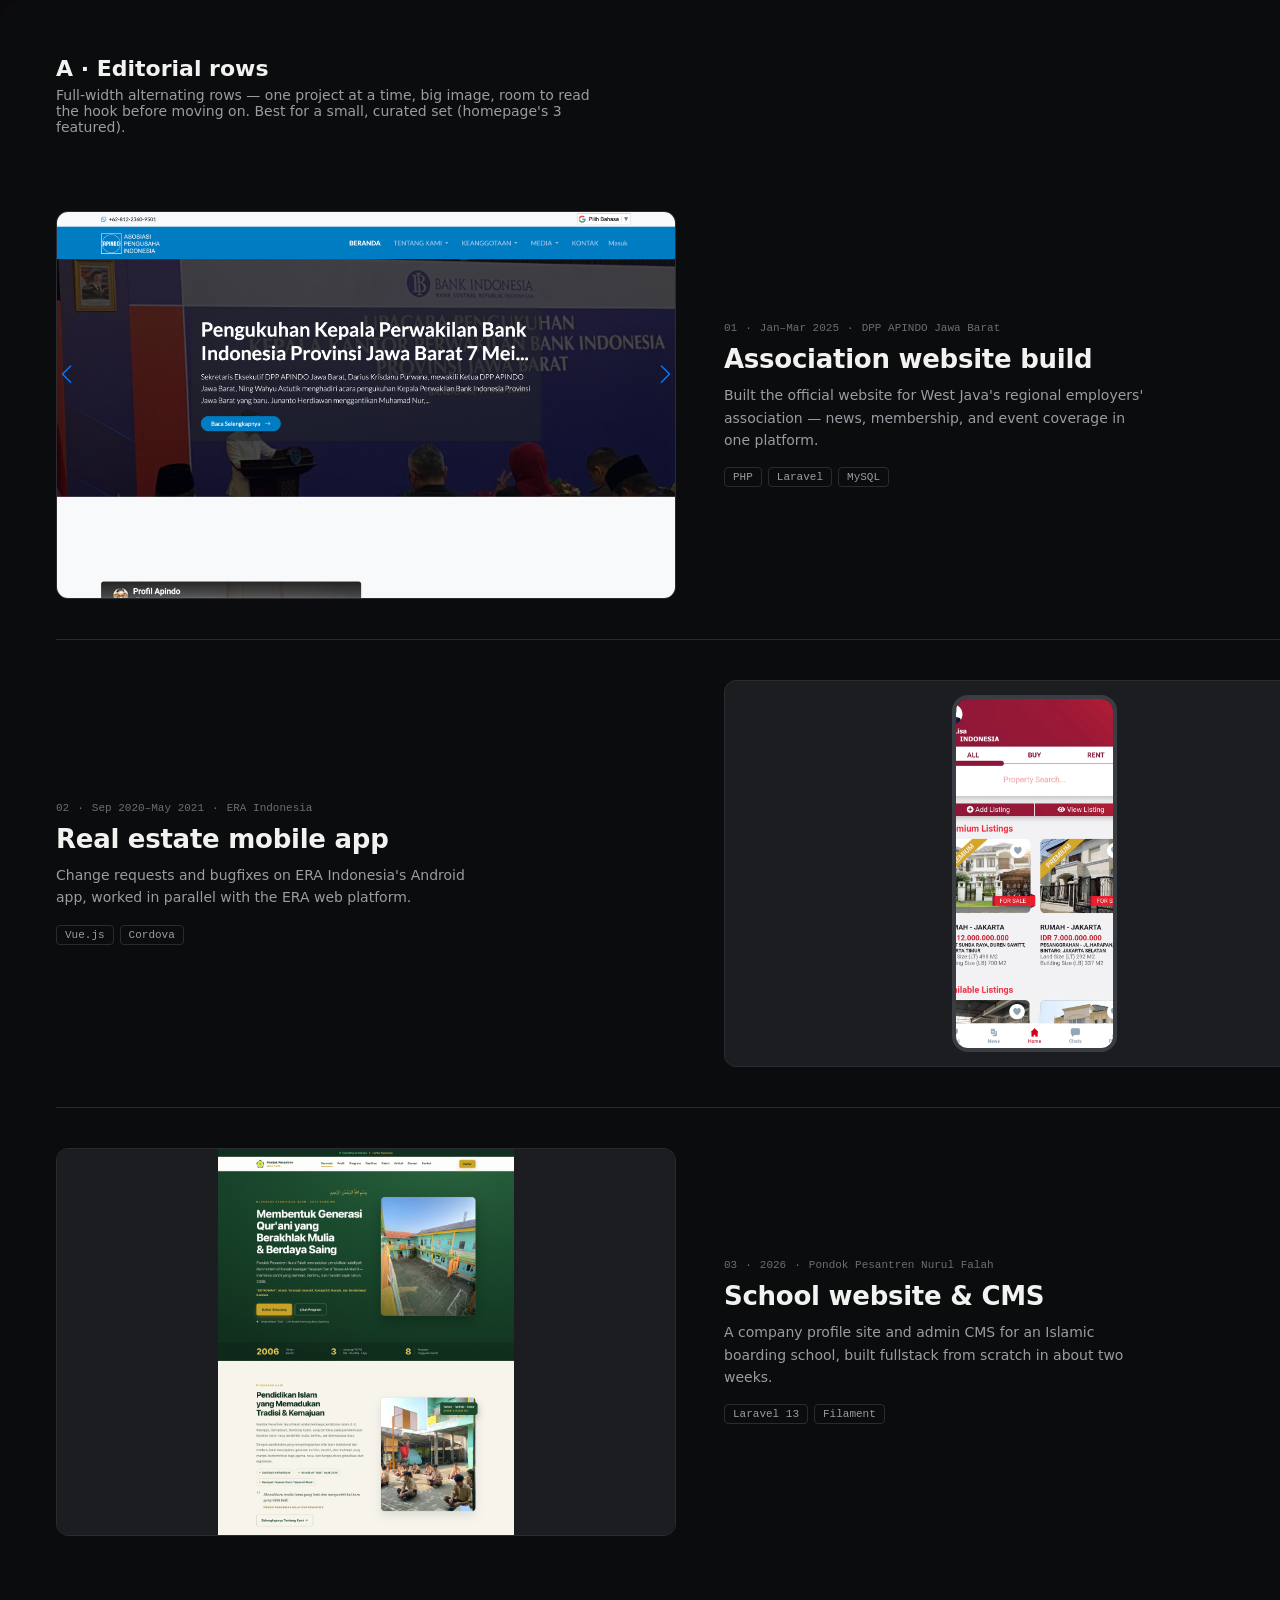
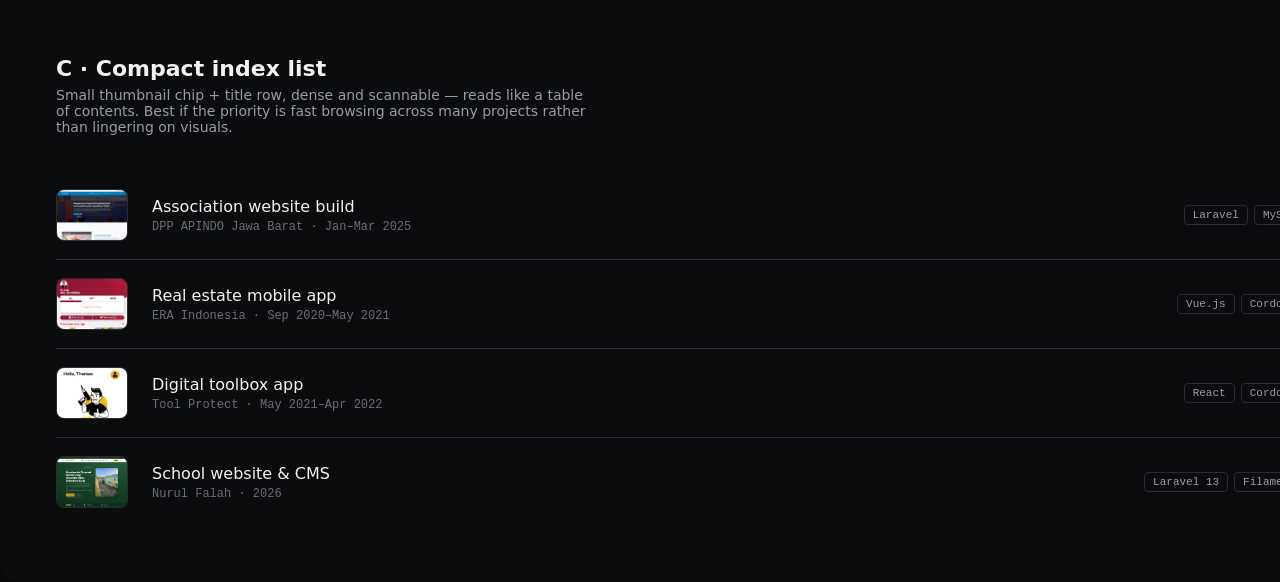
<file: Work Layout Options.html>
<!DOCTYPE html><html><head><meta charset="UTF-8"><meta name="design_doc_mode" content="canvas">
<title>Work layout options</title>
<style>
:root{--bg:#0b0c0e;--surface:#141518;--surface-2:#1b1d21;--border:#2a2c31;--border-strong:#3a3d44;--text:#f2f2f0;--text-muted:#9a9ca3;--text-faint:#6b6d74;--accent:#7dd3c0;--radius:14px;--font:'Inter',system-ui,sans-serif;--font-mono:'JetBrains Mono',monospace}
*{box-sizing:border-box;margin:0}
body{font-family:var(--font);background:#0a0a0c;color:var(--text)}
.frame{position:absolute;background:var(--bg);border-radius:20px;padding:56px;overflow:hidden}
.frame h2{font-size:22px;margin-bottom:6px}
.frame .sub{color:var(--text-muted);font-size:14px;margin-bottom:36px;max-width:60ch}
.tag{font-family:var(--font-mono);font-size:11px;color:var(--text-muted);border:1px solid var(--border);padding:3px 8px;border-radius:4px}

/* ---- A: Editorial rows ---- */
.eda-row{display:grid;grid-template-columns:1fr 1fr;gap:48px;align-items:center;padding:40px 0;border-top:1px solid var(--border)}
.eda-row:first-of-type{border-top:none}
.eda-row.rev{grid-template-columns:1fr 1fr}
.eda-row.rev .eda-fig{order:2}
.eda-fig{border-radius:12px;overflow:hidden;background:var(--surface-2);aspect-ratio:16/10;display:flex;align-items:center;justify-content:center;border:1px solid var(--border)}
.eda-fig img{width:100%;height:100%;object-fit:cover;object-position:top}
.eda-fig.phone{aspect-ratio:16/10;padding:14px 0}
.eda-fig.phone .ph{height:100%;aspect-ratio:9/19.5;border-radius:16px;overflow:hidden;border:4px solid var(--border-strong)}
.eda-fig.phone .ph img{width:100%;height:100%;object-fit:cover;object-position:top}
.eda-meta{font-family:var(--font-mono);font-size:11px;color:var(--text-faint);display:flex;gap:8px;margin-bottom:10px}
.eda-body h3{font-size:26px;margin-bottom:10px;letter-spacing:-0.01em}
.eda-body p{color:var(--text-muted);font-size:14px;line-height:1.6;margin-bottom:16px;max-width:48ch}
.eda-tags{display:flex;gap:6px;flex-wrap:wrap}

/* ---- B: Image-forward grid ---- */
.gcard{border:1px solid var(--border);border-radius:var(--radius);overflow:hidden;background:var(--surface)}
.gcard .fig{aspect-ratio:4/3;background:var(--surface-2);position:relative;overflow:hidden}
.gcard .fig img{width:100%;height:100%;object-fit:cover;object-position:top}
.gcard .fig.phone{display:flex;align-items:center;justify-content:center;padding:20px 0}
.gcard .fig.phone .ph{height:100%;aspect-ratio:9/19.5;border-radius:18px;overflow:hidden;border:5px solid var(--border-strong)}
.gcard .fig.phone .ph img{width:100%;height:100%;object-fit:cover;object-position:top}
.gcard .body{padding:20px}
.gcard .meta{font-family:var(--font-mono);font-size:11px;color:var(--text-faint);margin-bottom:8px}
.gcard h4{font-size:17px;margin-bottom:6px}
.gcard p{color:var(--text-muted);font-size:13px;line-height:1.5;margin-bottom:14px}
.grid3{display:grid;grid-template-columns:repeat(3,1fr);gap:20px}

/* ---- C: Compact index list ---- */
.idx-row{display:grid;grid-template-columns:72px 1fr auto auto;gap:24px;align-items:center;padding:18px 0;border-top:1px solid var(--border)}
.idx-row:first-of-type{border-top:none}
.idx-chip{width:72px;height:52px;border-radius:8px;overflow:hidden;background:var(--surface-2);border:1px solid var(--border)}
.idx-chip img{width:100%;height:100%;object-fit:cover;object-position:top}
.idx-title{font-size:16px;margin-bottom:4px}
.idx-sub{color:var(--text-faint);font-size:12px;font-family:var(--font-mono)}
.idx-tags{display:flex;gap:6px}
.idx-arrow{color:var(--text-faint);font-size:18px}
</style></head>
<body>

<template id="__bundler_thumbnail"><svg viewBox="0 0 100 100" xmlns="http://www.w3.org/2000/svg"><rect width="100" height="100" fill="#141518"/><rect x="20" y="25" width="60" height="20" rx="3" fill="#7dd3c0"/><rect x="20" y="55" width="60" height="8" rx="2" fill="#3a3d44"/><rect x="20" y="68" width="40" height="8" rx="2" fill="#3a3d44"/></svg></template>

<div class="frame" style="left:0;top:0;width:1400px;">
<h2>A · Editorial rows</h2>
<p class="sub">Full-width alternating rows — one project at a time, big image, room to read the hook before moving on. Best for a small, curated set (homepage's 3 featured).</p>
<div class="eda-row">
  <div class="eda-fig"><img src="assets/projects/apindo-jawa-barat/hero.png"></div>
  <div class="eda-body">
    <div class="eda-meta"><span>01</span><span>·</span><span>Jan–Mar 2025</span><span>·</span><span>DPP APINDO Jawa Barat</span></div>
    <h3>Association website build</h3>
    <p>Built the official website for West Java's regional employers' association — news, membership, and event coverage in one platform.</p>
    <div class="eda-tags"><span class="tag">PHP</span><span class="tag">Laravel</span><span class="tag">MySQL</span></div>
  </div>
</div>
<div class="eda-row rev">
  <div class="eda-body">
    <div class="eda-meta"><span>02</span><span>·</span><span>Sep 2020–May 2021</span><span>·</span><span>ERA Indonesia</span></div>
    <h3>Real estate mobile app</h3>
    <p>Change requests and bugfixes on ERA Indonesia's Android app, worked in parallel with the ERA web platform.</p>
    <div class="eda-tags"><span class="tag">Vue.js</span><span class="tag">Cordova</span></div>
  </div>
  <div class="eda-fig phone"><div class="ph"><img src="assets/projects/era-mobile/hero.png"></div></div>
</div>
<div class="eda-row">
  <div class="eda-fig"><img src="assets/projects/nurul-falah/hero.png" style="object-fit:contain;background:var(--surface-2)"></div>
  <div class="eda-body">
    <div class="eda-meta"><span>03</span><span>·</span><span>2026</span><span>·</span><span>Pondok Pesantren Nurul Falah</span></div>
    <h3>School website & CMS</h3>
    <p>A company profile site and admin CMS for an Islamic boarding school, built fullstack from scratch in about two weeks.</p>
    <div class="eda-tags"><span class="tag">Laravel 13</span><span class="tag">Filament</span></div>
  </div>
</div>
</div>

<div class="frame" style="left:1480px;top:0;width:1400px;">
<h2>B · Image-forward grid</h2>
<p class="sub">3-up card grid, image fills the top of each card at its natural aspect (no forced crop into a wide box) — scans like a portfolio wall. Good for the all-work page with 6+ projects.</p>
<div class="grid3">
  <div class="gcard">
    <div class="fig"><img src="assets/projects/apindo-jawa-barat/hero.png"></div>
    <div class="body"><div class="meta">01 · 2025 · APINDO Jawa Barat</div><h4>Association website build</h4><p>Membership, news, and event coverage for a regional employers' association.</p><div class="idx-tags"><span class="tag">Laravel</span><span class="tag">MySQL</span></div></div>
  </div>
  <div class="gcard">
    <div class="fig phone"><div class="ph"><img src="assets/projects/era-mobile/hero.png"></div></div>
    <div class="body"><div class="meta">02 · 2020–21 · ERA Indonesia</div><h4>Real estate mobile app</h4><p>CR & bugfix work on the Android app, parallel to the web platform.</p><div class="idx-tags"><span class="tag">Vue.js</span><span class="tag">Cordova</span></div></div>
  </div>
  <div class="gcard">
    <div class="fig phone"><div class="ph"><img src="assets/projects/tool-protect/hero.png"></div></div>
    <div class="body"><div class="meta">03 · 2021–22 · Tool Protect</div><h4>Digital toolbox app</h4><p>Feature work at Geekseat on a tool-cataloging & theft-report app.</p><div class="idx-tags"><span class="tag">React</span><span class="tag">Cordova</span></div></div>
  </div>
</div>
</div>

<div class="frame" style="left:0;top:1600px;width:1400px;">
<h2>C · Compact index list</h2>
<p class="sub">Small thumbnail chip + title row, dense and scannable — reads like a table of contents. Best if the priority is fast browsing across many projects rather than lingering on visuals.</p>
<div>
  <div class="idx-row">
    <div class="idx-chip"><img src="assets/projects/apindo-jawa-barat/hero.png"></div>
    <div><div class="idx-title">Association website build</div><div class="idx-sub">DPP APINDO Jawa Barat · Jan–Mar 2025</div></div>
    <div class="idx-tags"><span class="tag">Laravel</span><span class="tag">MySQL</span></div>
    <span class="idx-arrow">→</span>
  </div>
  <div class="idx-row">
    <div class="idx-chip"><img src="assets/projects/era-mobile/hero.png"></div>
    <div><div class="idx-title">Real estate mobile app</div><div class="idx-sub">ERA Indonesia · Sep 2020–May 2021</div></div>
    <div class="idx-tags"><span class="tag">Vue.js</span><span class="tag">Cordova</span></div>
    <span class="idx-arrow">→</span>
  </div>
  <div class="idx-row">
    <div class="idx-chip"><img src="assets/projects/tool-protect/hero.png"></div>
    <div><div class="idx-title">Digital toolbox app</div><div class="idx-sub">Tool Protect · May 2021–Apr 2022</div></div>
    <div class="idx-tags"><span class="tag">React</span><span class="tag">Cordova</span></div>
    <span class="idx-arrow">→</span>
  </div>
  <div class="idx-row">
    <div class="idx-chip"><img src="assets/projects/nurul-falah/hero.png"></div>
    <div><div class="idx-title">School website & CMS</div><div class="idx-sub">Nurul Falah · 2026</div></div>
    <div class="idx-tags"><span class="tag">Laravel 13</span><span class="tag">Filament</span></div>
    <span class="idx-arrow">→</span>
  </div>
</div>
</div>

</body></html>
</file>
